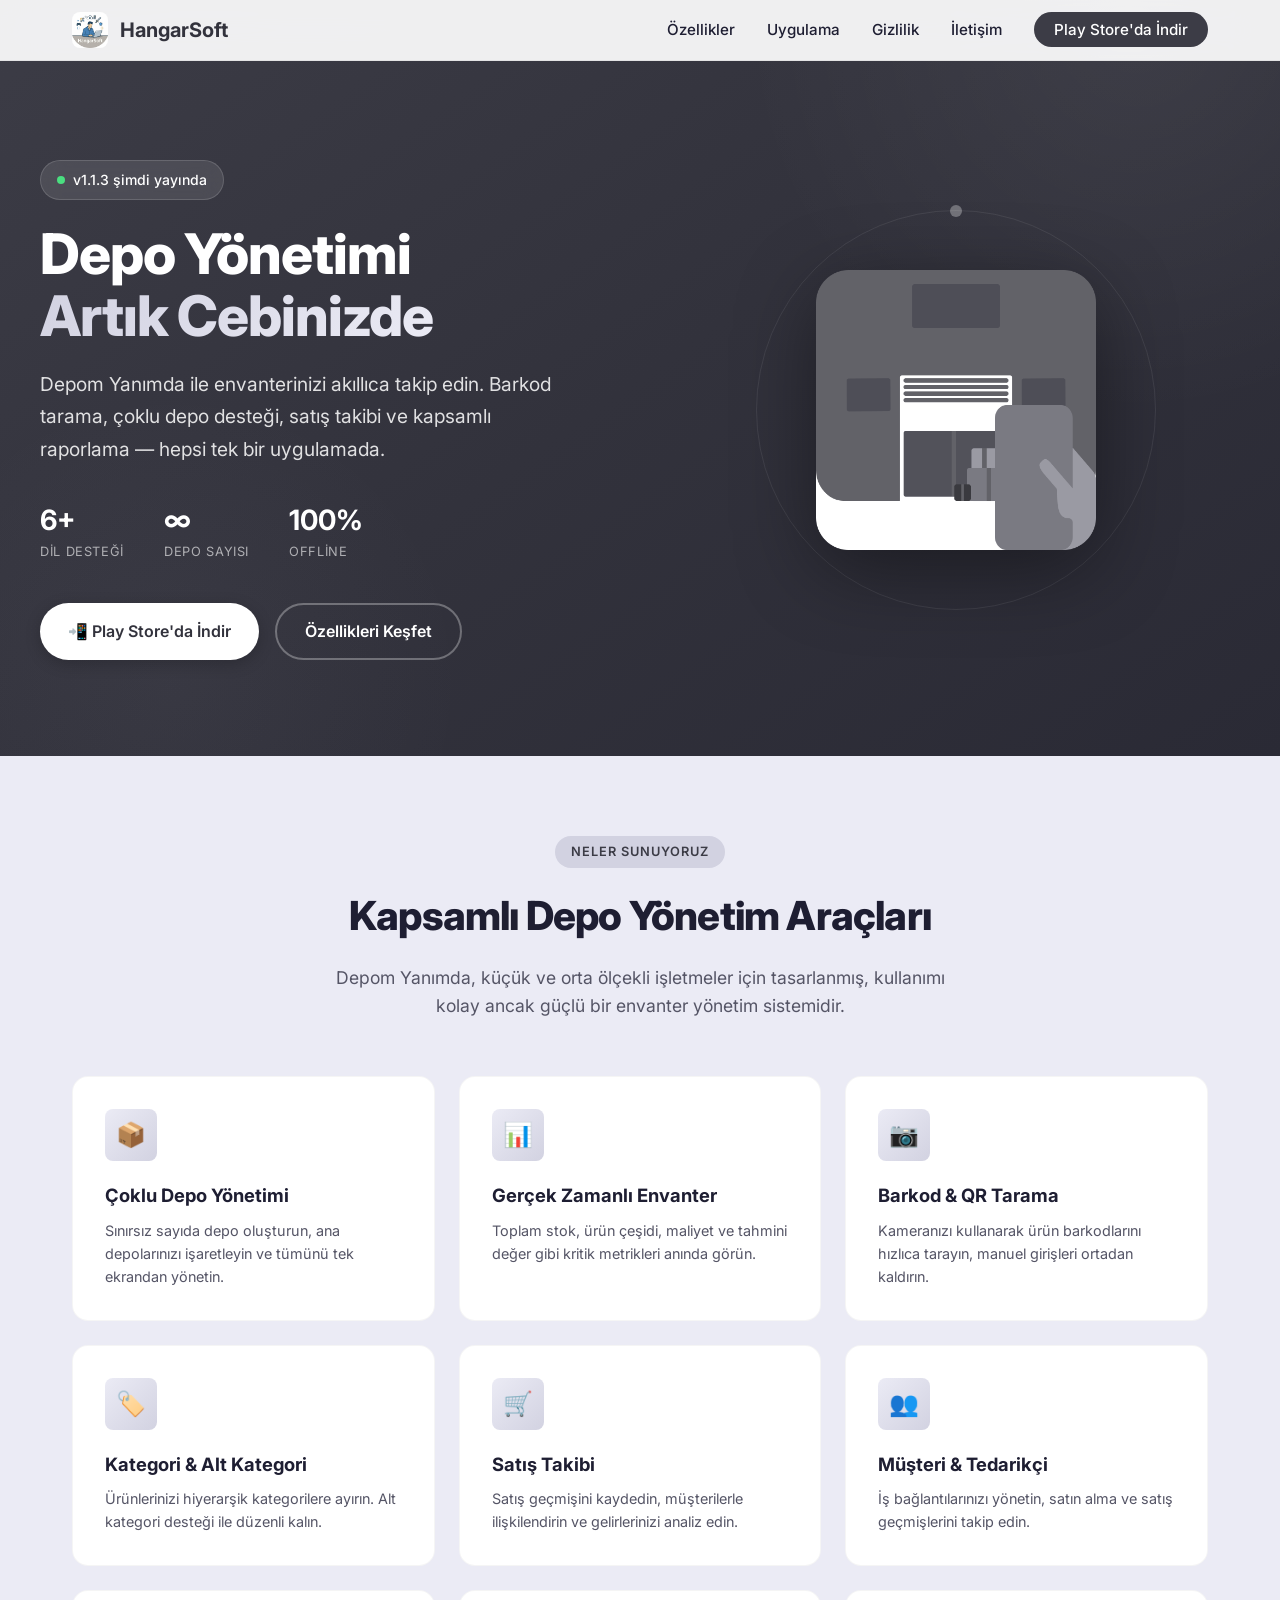
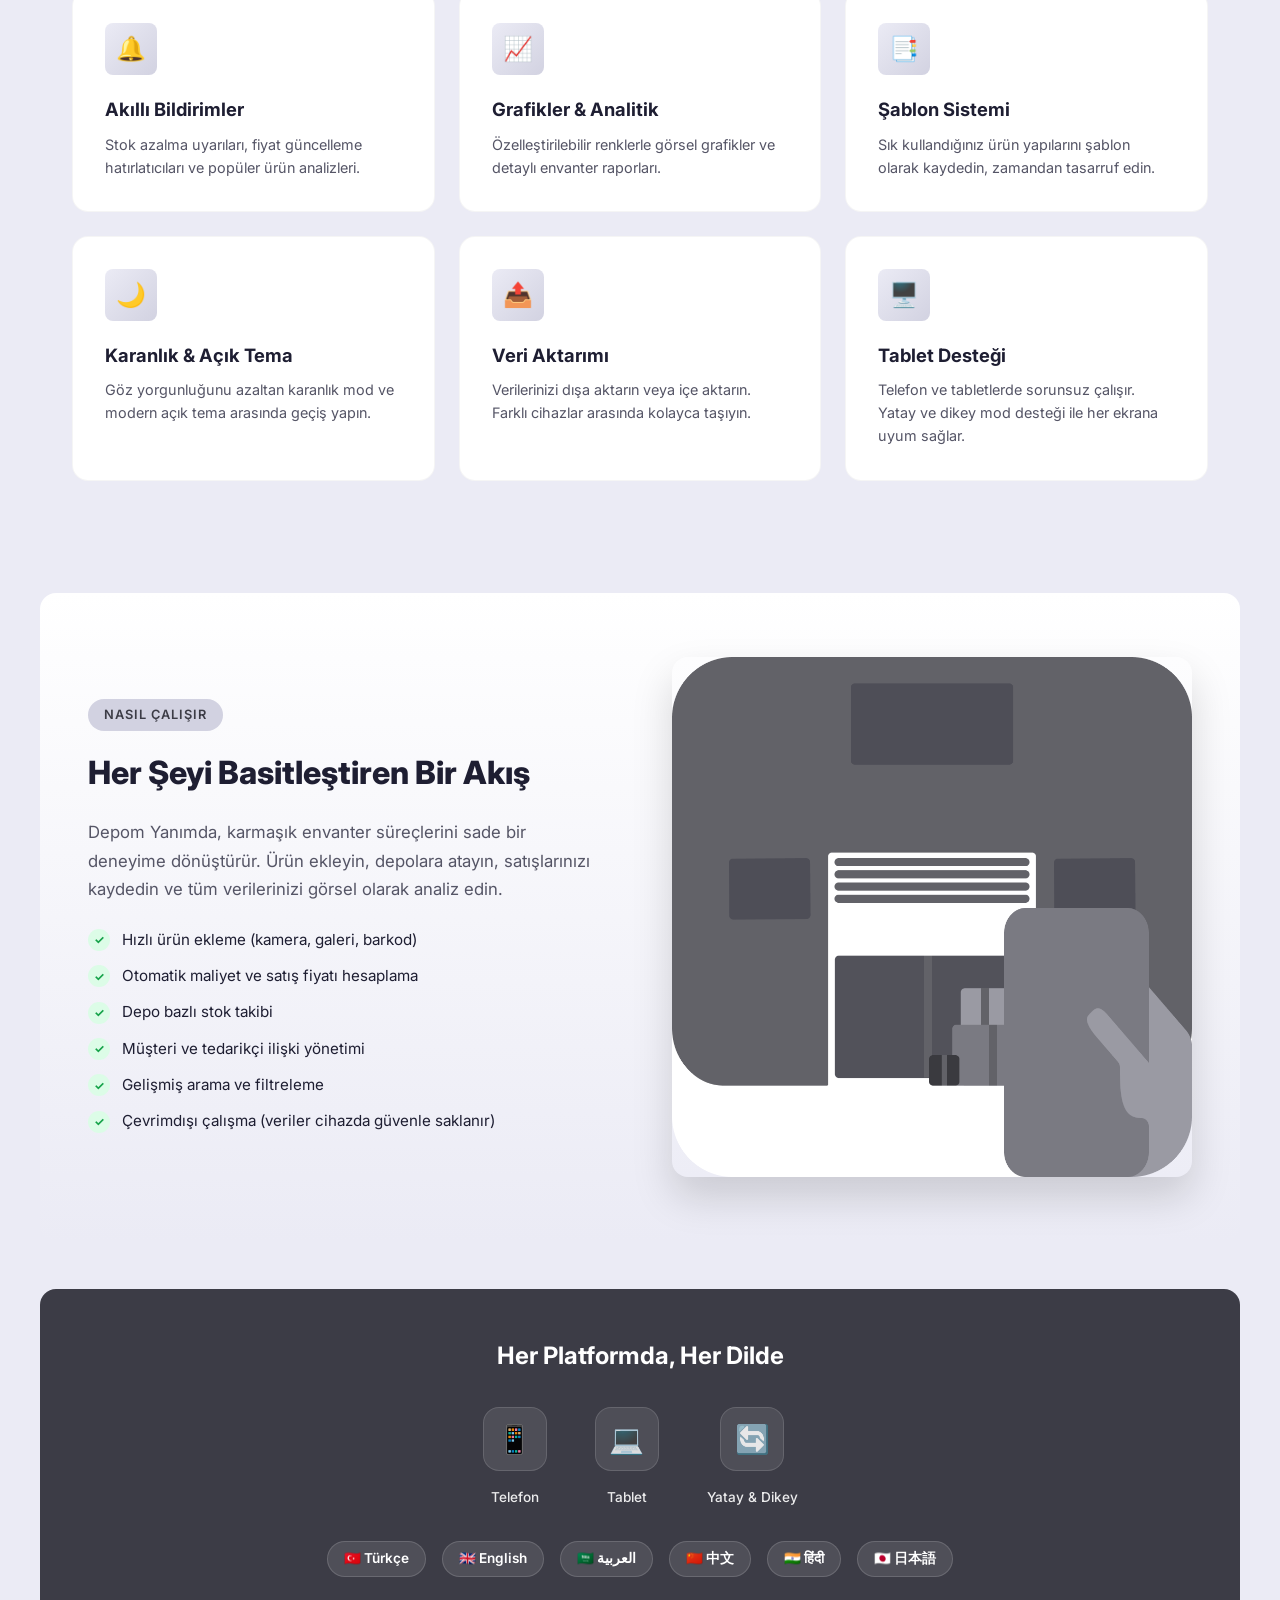
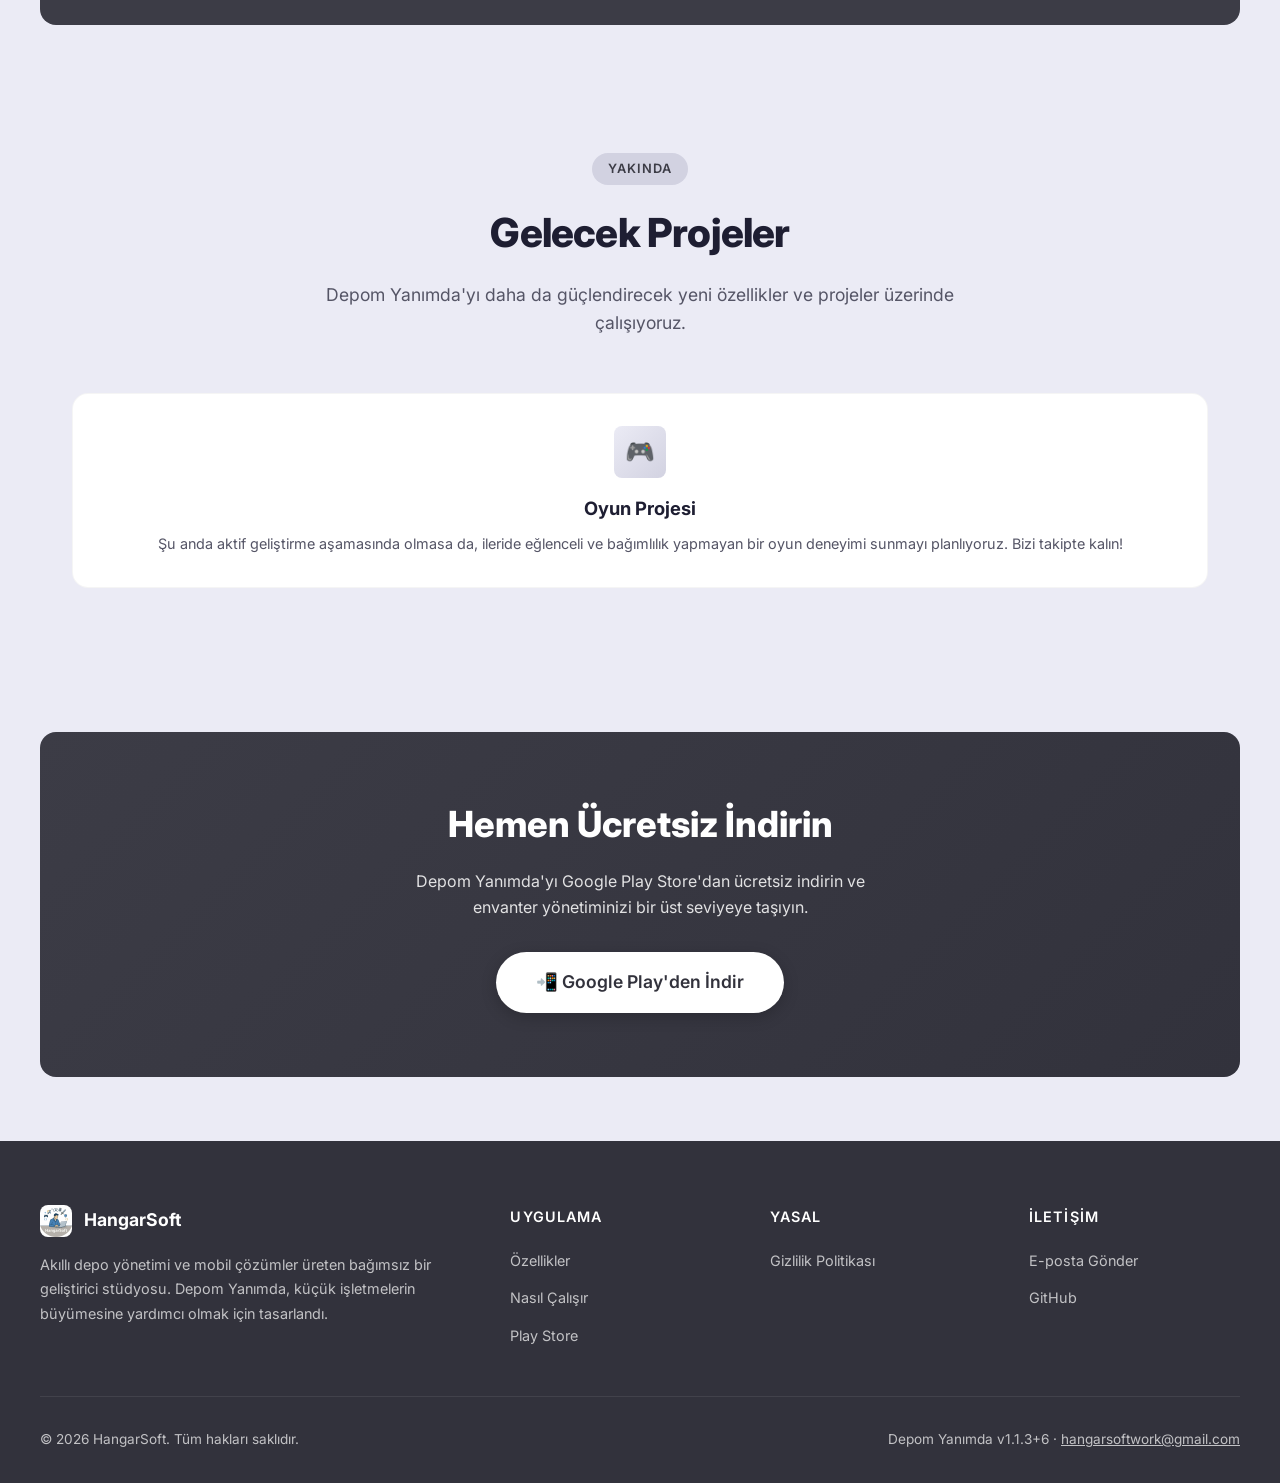
<file: index.html>
<!DOCTYPE html>
<html lang="tr">
<head>
    <meta charset="UTF-8">
    <meta name="viewport" content="width=device-width, initial-scale=1.0">
    <title>Depom Yanımda — Akıllı Depo Yönetimi</title>
    <meta name="description" content="Depom Yanımda ile envanterinizi akıllıca yönetin. Barkod tarama, çoklu depo, satış takibi ve çok daha fazlası.">
    <meta name="theme-color" content="#32323C">
    <link rel="icon" type="image/svg+xml" href="data:image/svg+xml,<svg xmlns='http://www.w3.org/2000/svg' viewBox='0 0 100 100'><rect fill='%2332323C' width='100' height='100'/><text x='50' y='65' font-size='55' font-weight='bold' fill='white' text-anchor='middle'>D</text></svg>">
    <link rel="preconnect" href="https://fonts.googleapis.com">
    <link rel="preconnect" href="https://fonts.gstatic.com" crossorigin>
    <link href="https://fonts.googleapis.com/css2?family=Inter:wght@300;400;500;600;700;800&display=swap" rel="stylesheet">
    <link rel="stylesheet" href="css/styles.css">
    <link rel="stylesheet" href="css/home.css">
    <script src="js/app.js" defer></script>
</head>
<body>

    <!-- Header -->
    <header>
        <nav>
            <a href="#" class="nav-brand">
                <img src="assets/site-logo.png" alt="HangarSoft">
                <span>HangarSoft</span>
            </a>
            <ul class="nav-links">
                <li><a href="#ozellikler">Özellikler</a></li>
                <li><a href="#uygulama">Uygulama</a></li>
                <li><a href="privacy-policy.html">Gizlilik</a></li>
                <li><a href="#iletisim">İletişim</a></li>
                <li><a href="https://play.google.com/store/apps/details?id=com.fomeon.depomyanimda" target="_blank" class="btn-nav">Play Store'da İndir</a></li>
            </ul>
            <button class="mobile-menu-btn" onclick="toggleMenu()" aria-label="Menüyü Aç/Kapat">☰</button>
        </nav>
    </header>

    <!-- Hero -->
    <section class="hero">
        <div class="hero-container">
            <div class="hero-content">
                <div class="hero-badge"><span></span> v1.1.3 şimdi yayında</div>
                <h1>Depo Yönetimi<br><span>Artık Cebinizde</span></h1>
                <p>Depom Yanımda ile envanterinizi akıllıca takip edin. Barkod tarama, çoklu depo desteği, satış takibi ve kapsamlı raporlama — hepsi tek bir uygulamada.</p>
                <div class="hero-stats">
                    <div class="hero-stat">
                        <strong>6+</strong>
                        <label>Dil Desteği</label>
                    </div>
                    <div class="hero-stat">
                        <strong>∞</strong>
                        <label>Depo Sayısı</label>
                    </div>
                    <div class="hero-stat">
                        <strong>100%</strong>
                        <label>Offline</label>
                    </div>
                </div>
                <div class="hero-cta">
                    <a href="https://play.google.com/store/apps/details?id=com.fomeon.depomyanimda" target="_blank" class="btn btn-white">
                        📲 Play Store'da İndir
                    </a>
                    <a href="#ozellikler" class="btn btn-outline">Özellikleri Keşfet</a>
                </div>
            </div>
            <div class="hero-visual">
                <div class="hero-orbit"><div class="hero-orbit-dot"></div></div>
                <img src="assets/depom-yanimda-logo.png" alt="Depom Yanımda" class="hero-logo">
            </div>
        </div>
    </section>

    <!-- Features -->
    <section class="section" id="ozellikler">
        <div class="section-header fade-in">
            <div class="section-label">Neler Sunuyoruz</div>
            <h2>Kapsamlı Depo Yönetim Araçları</h2>
            <p>Depom Yanımda, küçük ve orta ölçekli işletmeler için tasarlanmış, kullanımı kolay ancak güçlü bir envanter yönetim sistemidir.</p>
        </div>
        <div class="home-features">
            <div class="feature-card fade-in">
                <div class="feature-icon">📦</div>
                <h3>Çoklu Depo Yönetimi</h3>
                <p>Sınırsız sayıda depo oluşturun, ana depolarınızı işaretleyin ve tümünü tek ekrandan yönetin.</p>
            </div>
            <div class="feature-card fade-in">
                <div class="feature-icon">📊</div>
                <h3>Gerçek Zamanlı Envanter</h3>
                <p>Toplam stok, ürün çeşidi, maliyet ve tahmini değer gibi kritik metrikleri anında görün.</p>
            </div>
            <div class="feature-card fade-in">
                <div class="feature-icon">📷</div>
                <h3>Barkod & QR Tarama</h3>
                <p>Kameranızı kullanarak ürün barkodlarını hızlıca tarayın, manuel girişleri ortadan kaldırın.</p>
            </div>
            <div class="feature-card fade-in">
                <div class="feature-icon">🏷️</div>
                <h3>Kategori & Alt Kategori</h3>
                <p>Ürünlerinizi hiyerarşik kategorilere ayırın. Alt kategori desteği ile düzenli kalın.</p>
            </div>
            <div class="feature-card fade-in">
                <div class="feature-icon">🛒</div>
                <h3>Satış Takibi</h3>
                <p>Satış geçmişini kaydedin, müşterilerle ilişkilendirin ve gelirlerinizi analiz edin.</p>
            </div>
            <div class="feature-card fade-in">
                <div class="feature-icon">👥</div>
                <h3>Müşteri & Tedarikçi</h3>
                <p>İş bağlantılarınızı yönetin, satın alma ve satış geçmişlerini takip edin.</p>
            </div>
            <div class="feature-card fade-in">
                <div class="feature-icon">🔔</div>
                <h3>Akıllı Bildirimler</h3>
                <p>Stok azalma uyarıları, fiyat güncelleme hatırlatıcıları ve popüler ürün analizleri.</p>
            </div>
            <div class="feature-card fade-in">
                <div class="feature-icon">📈</div>
                <h3>Grafikler & Analitik</h3>
                <p>Özelleştirilebilir renklerle görsel grafikler ve detaylı envanter raporları.</p>
            </div>
            <div class="feature-card fade-in">
                <div class="feature-icon">📑</div>
                <h3>Şablon Sistemi</h3>
                <p>Sık kullandığınız ürün yapılarını şablon olarak kaydedin, zamandan tasarruf edin.</p>
            </div>
            <div class="feature-card fade-in">
                <div class="feature-icon">🌙</div>
                <h3>Karanlık & Açık Tema</h3>
                <p>Göz yorgunluğunu azaltan karanlık mod ve modern açık tema arasında geçiş yapın.</p>
            </div>
            <div class="feature-card fade-in">
                <div class="feature-icon">📤</div>
                <h3>Veri Aktarımı</h3>
                <p>Verilerinizi dışa aktarın veya içe aktarın. Farklı cihazlar arasında kolayca taşıyın.</p>
            </div>
            <div class="feature-card fade-in">
                <div class="feature-icon">🖥️</div>
                <h3>Tablet Desteği</h3>
                <p>Telefon ve tabletlerde sorunsuz çalışır. Yatay ve dikey mod desteği ile her ekrana uyum sağlar.</p>
            </div>
        </div>
    </section>

    <!-- Showcase: App Detail -->
    <section class="showcase" id="uygulama">
        <div class="showcase-grid">
            <div class="showcase-content fade-in">
                <div class="section-label">Nasıl Çalışır</div>
                <h3>Her Şeyi Basitleştiren Bir Akış</h3>
                <p>Depom Yanımda, karmaşık envanter süreçlerini sade bir deneyime dönüştürür. Ürün ekleyin, depolara atayın, satışlarınızı kaydedin ve tüm verilerinizi görsel olarak analiz edin.</p>
                <ul class="showcase-list">
                    <li>Hızlı ürün ekleme (kamera, galeri, barkod)</li>
                    <li>Otomatik maliyet ve satış fiyatı hesaplama</li>
                    <li>Depo bazlı stok takibi</li>
                    <li>Müşteri ve tedarikçi ilişki yönetimi</li>
                    <li>Gelişmiş arama ve filtreleme</li>
                    <li>Çevrimdışı çalışma (veriler cihazda güvenle saklanır)</li>
                </ul>
            </div>
            <div class="showcase-visual fade-in">
                <img src="assets/depom-yanimda-logo.png" alt="Depom Yanımda Uygulama Logosu">
            </div>
        </div>
    </section>

    <!-- Platforms & Languages -->
    <section class="platforms">
        <h3>Her Platformda, Her Dilde</h3>
        <div class="platform-grid">
            <div class="platform-item">
                <div class="icon">📱</div>
                <label>Telefon</label>
            </div>
            <div class="platform-item">
                <div class="icon">💻</div>
                <label>Tablet</label>
            </div>
            <div class="platform-item">
                <div class="icon">🔄</div>
                <label>Yatay & Dikey</label>
            </div>
        </div>
        <div class="lang-flags">
            <span class="lang-flag">🇹🇷 Türkçe</span>
            <span class="lang-flag">🇬🇧 English</span>
            <span class="lang-flag">🇸🇦 العربية</span>
            <span class="lang-flag">🇨🇳 中文</span>
            <span class="lang-flag">🇮🇳 हिंदी</span>
            <span class="lang-flag">🇯🇵 日本語</span>
        </div>
    </section>

    <!-- Future Projects -->
    <section class="section">
        <div class="section-header fade-in">
            <div class="section-label">Yakında</div>
            <h2>Gelecek Projeler</h2>
            <p>Depom Yanımda'yı daha da güçlendirecek yeni özellikler ve projeler üzerinde çalışıyoruz.</p>
        </div>
        <div class="future-grid">
            <div class="feature-card fade-in" style="text-align: center;">
                <div class="feature-icon" style="margin: 0 auto 1rem;">🎮</div>
                <h3>Oyun Projesi</h3>
                <p>Şu anda aktif geliştirme aşamasında olmasa da, ileride eğlenceli ve bağımlılık yapmayan bir oyun deneyimi sunmayı planlıyoruz. Bizi takipte kalın!</p>
            </div>
        </div>
    </section>

    <!-- CTA -->
    <section class="cta-section">
        <h2>Hemen Ücretsiz İndirin</h2>
        <p>Depom Yanımda'yı Google Play Store'dan ücretsiz indirin ve envanter yönetiminizi bir üst seviyeye taşıyın.</p>
        <a href="https://play.google.com/store/apps/details?id=com.fomeon.depomyanimda" target="_blank" class="btn btn-white" style="font-size: 1.1rem; padding: 1rem 2.5rem;">
            📲 Google Play'den İndir
        </a>
    </section>

    <!-- Footer -->
    <footer id="iletisim">
        <div class="footer-grid">
            <div class="footer-about">
                <div class="footer-brand">
                    <img src="assets/site-logo.png" alt="HangarSoft">
                    <span>HangarSoft</span>
                </div>
                <p>Akıllı depo yönetimi ve mobil çözümler üreten bağımsız bir geliştirici stüdyosu. Depom Yanımda, küçük işletmelerin büyümesine yardımcı olmak için tasarlandı.</p>
            </div>
            <div class="footer-col">
                <h4>Uygulama</h4>
                <ul>
                    <li><a href="#ozellikler">Özellikler</a></li>
                    <li><a href="#uygulama">Nasıl Çalışır</a></li>
                    <li><a href="https://play.google.com/store/apps/details?id=com.fomeon.depomyanimda" target="_blank">Play Store</a></li>
                </ul>
            </div>
            <div class="footer-col">
                <h4>Yasal</h4>
                <ul>
                    <li><a href="privacy-policy.html">Gizlilik Politikası</a></li>
                </ul>
            </div>
            <div class="footer-col">
                <h4>İletişim</h4>
                <ul>
                    <li><a href="mailto:hangarsoftwork@gmail.com">E-posta Gönder</a></li>
                    <li><a href="https://github.com/CaptainChair000" target="_blank">GitHub</a></li>
                </ul>
            </div>
        </div>
        <div class="footer-bottom">
            <p>© 2026 HangarSoft. Tüm hakları saklıdır.</p>
            <p>Depom Yanımda v1.1.3+6 · <a href="mailto:hangarsoftwork@gmail.com">hangarsoftwork@gmail.com</a></p>
        </div>
    </footer>

</body>
</html>
</file>
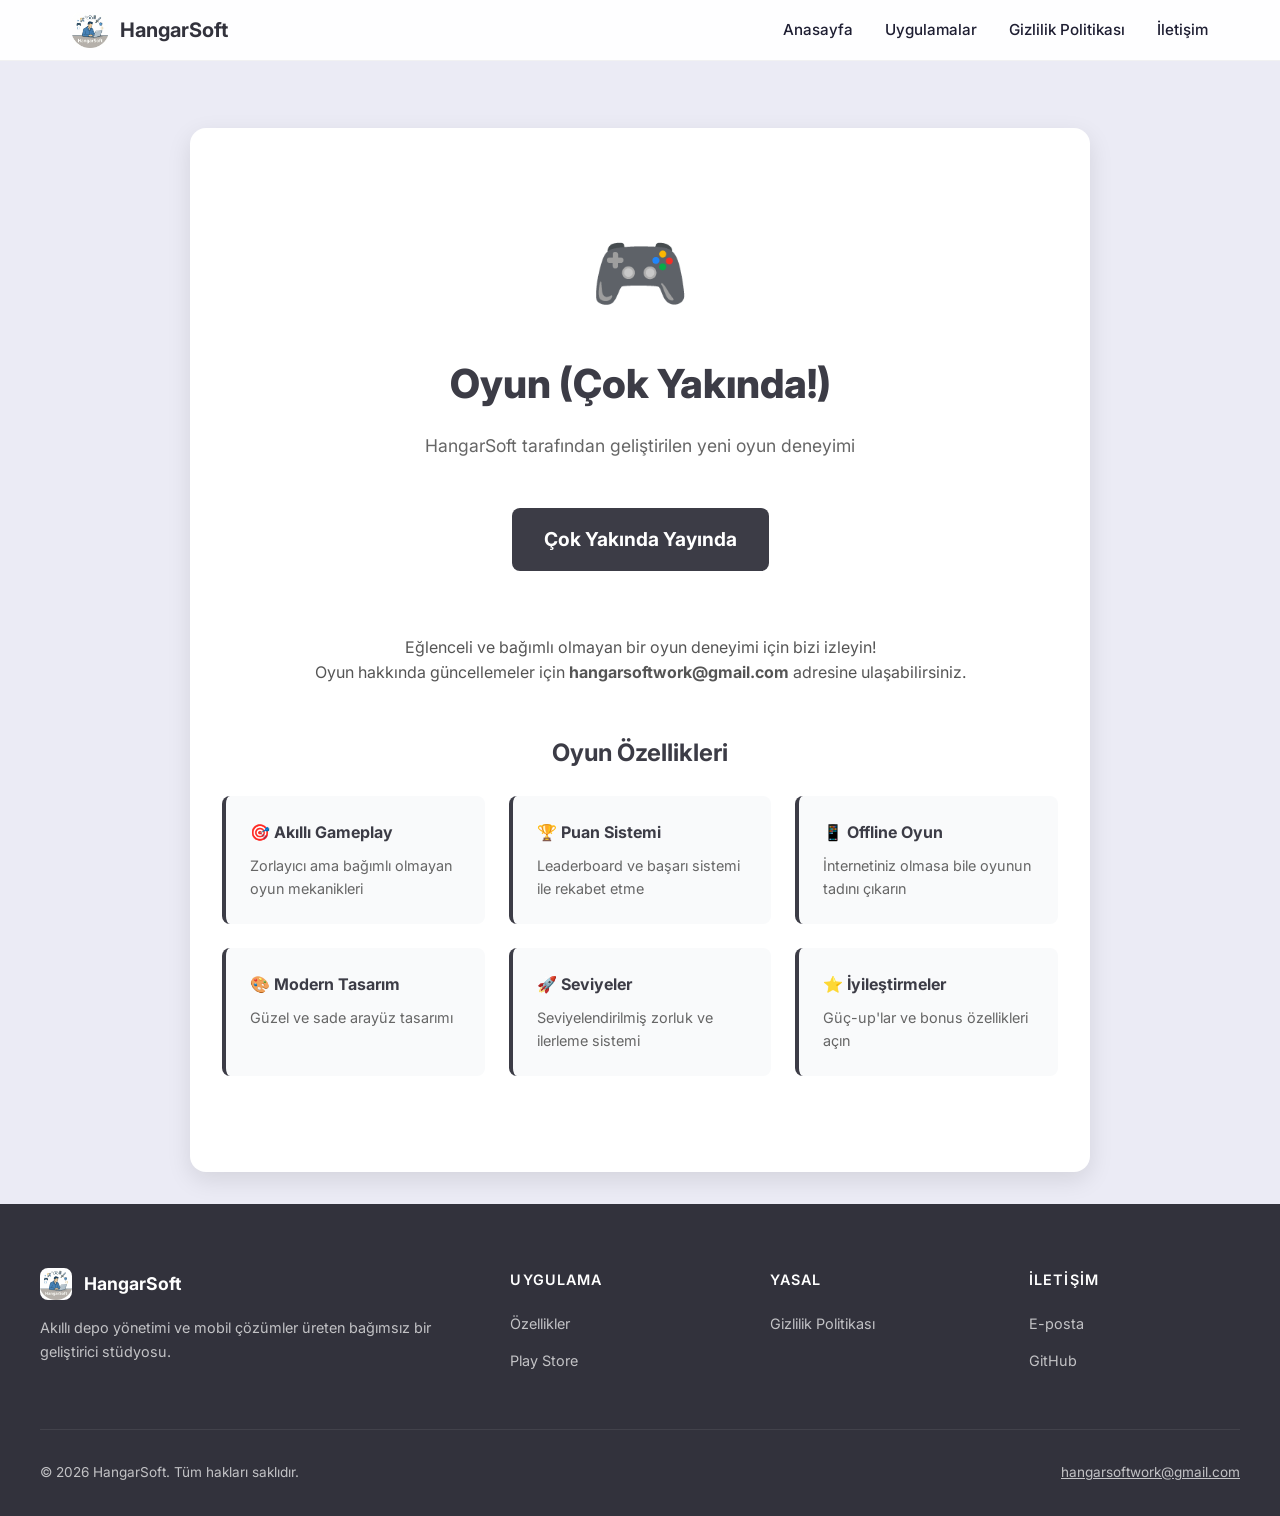
<file: game.html>
<!DOCTYPE html>
<html lang="tr">
<head>
    <meta charset="UTF-8">
    <meta name="viewport" content="width=device-width, initial-scale=1.0">
    <title>Oyun Projesi — HangarSoft</title>
    <meta name="description" content="HangarSoft yakında gelicek oyun projesi">
    <meta name="theme-color" content="#32323C">
    <link rel="icon" type="image/svg+xml" href="data:image/svg+xml,<svg xmlns='http://www.w3.org/2000/svg' viewBox='0 0 100 100'><rect fill='%2332323C' width='100' height='100'/><text x='50' y='65' font-size='55' font-weight='bold' fill='white' text-anchor='middle'>H</text></svg>">
    <link rel="preconnect" href="https://fonts.googleapis.com">
    <link rel="preconnect" href="https://fonts.gstatic.com" crossorigin>
    <link href="https://fonts.googleapis.com/css2?family=Inter:wght@300;400;500;600;700;800&display=swap" rel="stylesheet">
    <link rel="stylesheet" href="css/styles.css">
    <link rel="stylesheet" href="css/game.css">
    <script src="js/app.js" defer></script>
</head>
<body>

    <header>
        <nav>
            <a href="index.html" class="nav-brand">
                <img src="assets/site-logo.png" alt="HangarSoft">
                <span>HangarSoft</span>
            </a>
            <ul class="nav-links">
                <li><a href="index.html">Anasayfa</a></li>
                <li><a href="index.html">Uygulamalar</a></li>
                <li><a href="privacy-policy.html">Gizlilik Politikası</a></li>
                <li><a href="index.html#iletisim">İletişim</a></li>
            </ul>
            <button class="mobile-menu-btn" onclick="toggleMenu()" aria-label="Menüyü Aç/Kapat">☰</button>
        </nav>
    </header>

    <main class="game-main">
        <div class="game-icon">🎮</div>
        <h1>Oyun (Çok Yakında!)</h1>
        <p>HangarSoft tarafından geliştirilen yeni oyun deneyimi</p>

        <div class="coming-soon">Çok Yakında Yayında</div>

        <p style="margin-top: 2rem; font-size: 1rem; color: #555;">
            Eğlenceli ve bağımlı olmayan bir oyun deneyimi için bizi izleyin!<br>
            Oyun hakkında güncellemeler için <strong>hangarsoftwork@gmail.com</strong> adresine ulaşabilirsiniz.
        </p>

        <div class="features">
            <h2>Oyun Özellikleri</h2>
            <div class="features-grid">
                <div class="feature-item">
                    <h3>🎯 Akıllı Gameplay</h3>
                    <p>Zorlayıcı ama bağımlı olmayan oyun mekanikleri</p>
                </div>
                <div class="feature-item">
                    <h3>🏆 Puan Sistemi</h3>
                    <p>Leaderboard ve başarı sistemi ile rekabet etme</p>
                </div>
                <div class="feature-item">
                    <h3>📱 Offline Oyun</h3>
                    <p>İnternetiniz olmasa bile oyunun tadını çıkarın</p>
                </div>
                <div class="feature-item">
                    <h3>🎨 Modern Tasarım</h3>
                    <p>Güzel ve sade arayüz tasarımı</p>
                </div>
                <div class="feature-item">
                    <h3>🚀 Seviyeler</h3>
                    <p>Seviyelendirilmiş zorluk ve ilerleme sistemi</p>
                </div>
                <div class="feature-item">
                    <h3>⭐ İyileştirmeler</h3>
                    <p>Güç-up'lar ve bonus özellikleri açın</p>
                </div>
            </div>
        </div>
    </main>

    <footer>
        <div class="footer-grid">
            <div class="footer-about">
                <div class="footer-brand">
                    <img src="assets/site-logo.png" alt="HangarSoft">
                    <span>HangarSoft</span>
                </div>
                <p>Akıllı depo yönetimi ve mobil çözümler üreten bağımsız bir geliştirici stüdyosu.</p>
            </div>
            <div class="footer-col">
                <h4>Uygulama</h4>
                <ul>
                    <li><a href="index.html#ozellikler">Özellikler</a></li>
                    <li><a href="https://play.google.com/store/apps/details?id=com.fomeon.depomyanimda" target="_blank">Play Store</a></li>
                </ul>
            </div>
            <div class="footer-col">
                <h4>Yasal</h4>
                <ul>
                    <li><a href="privacy-policy.html">Gizlilik Politikası</a></li>
                </ul>
            </div>
            <div class="footer-col">
                <h4>İletişim</h4>
                <ul>
                    <li><a href="mailto:hangarsoftwork@gmail.com">E-posta</a></li>
                    <li><a href="https://github.com/CaptainChair000" target="_blank">GitHub</a></li>
                </ul>
            </div>
        </div>
        <div class="footer-bottom">
            <p>© 2026 HangarSoft. Tüm hakları saklıdır.</p>
            <p><a href="mailto:hangarsoftwork@gmail.com">hangarsoftwork@gmail.com</a></p>
        </div>
    </footer>

</body>
</html>
</file>
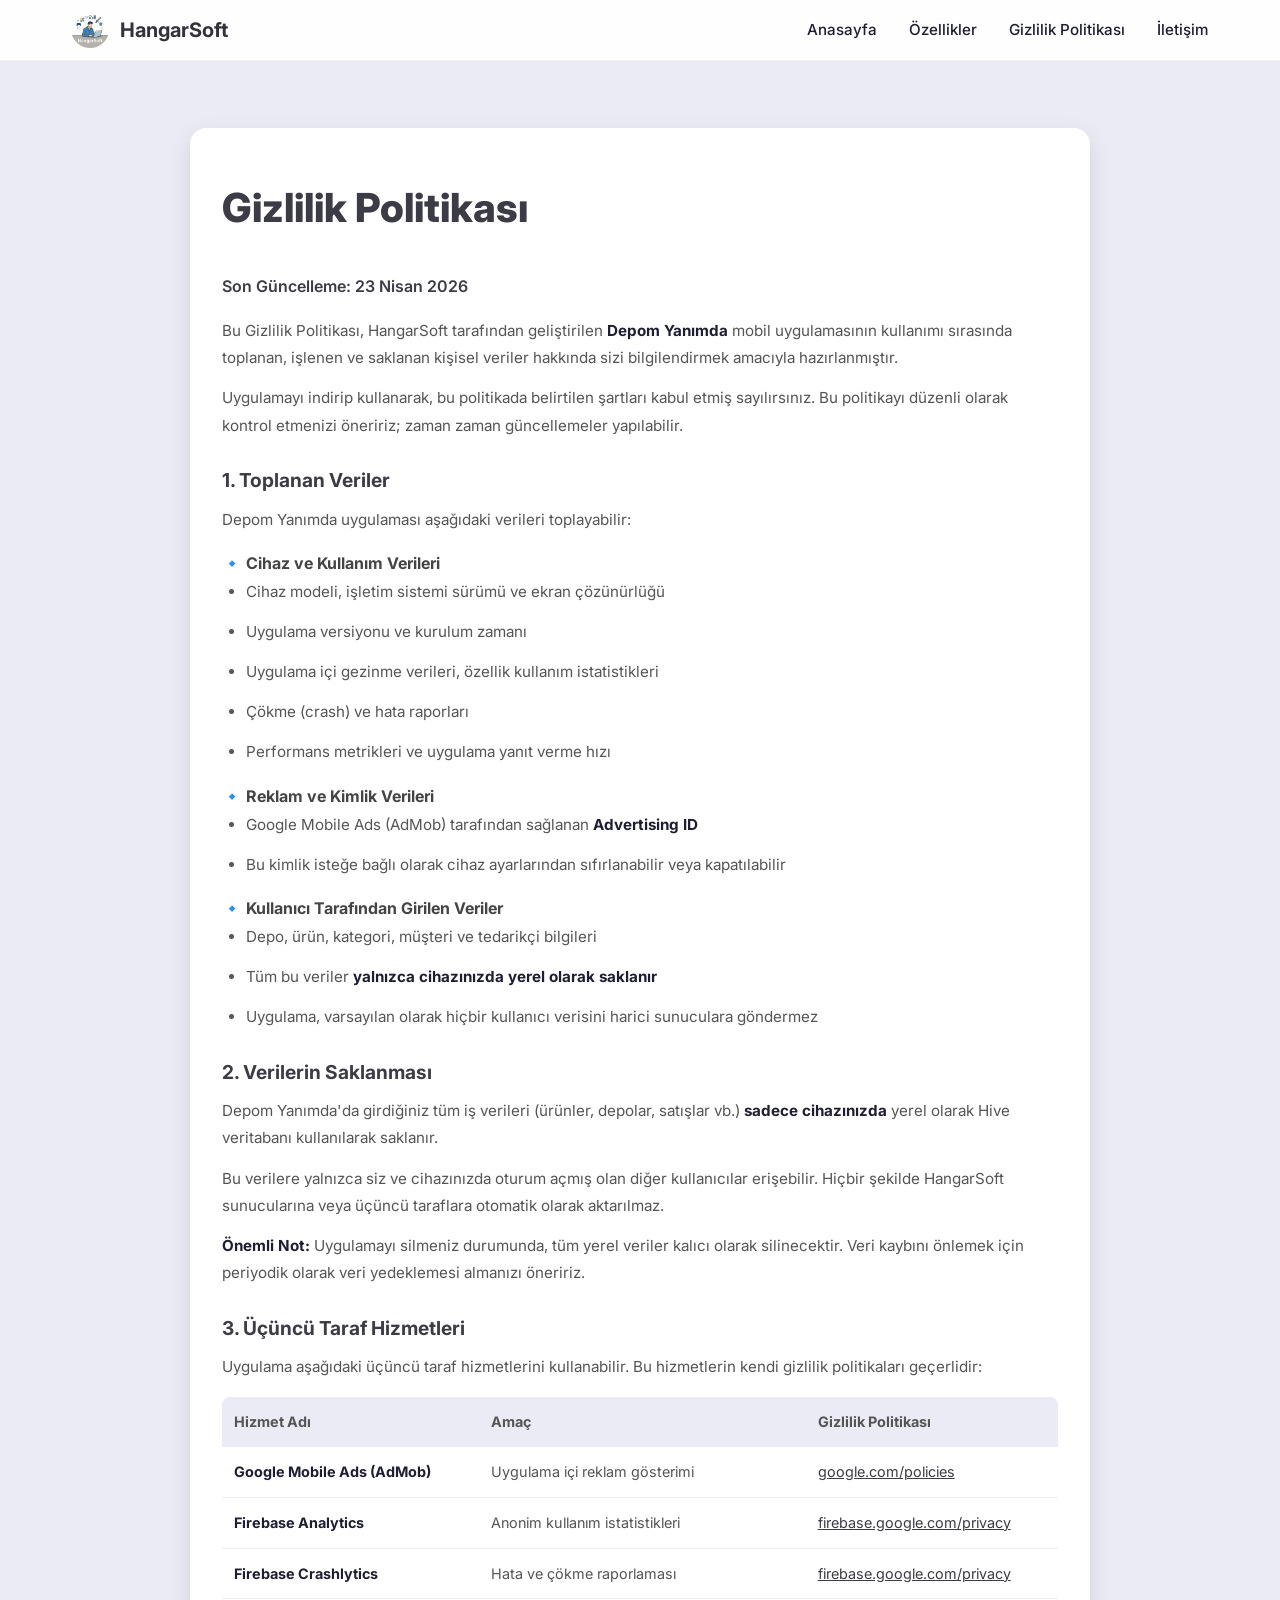
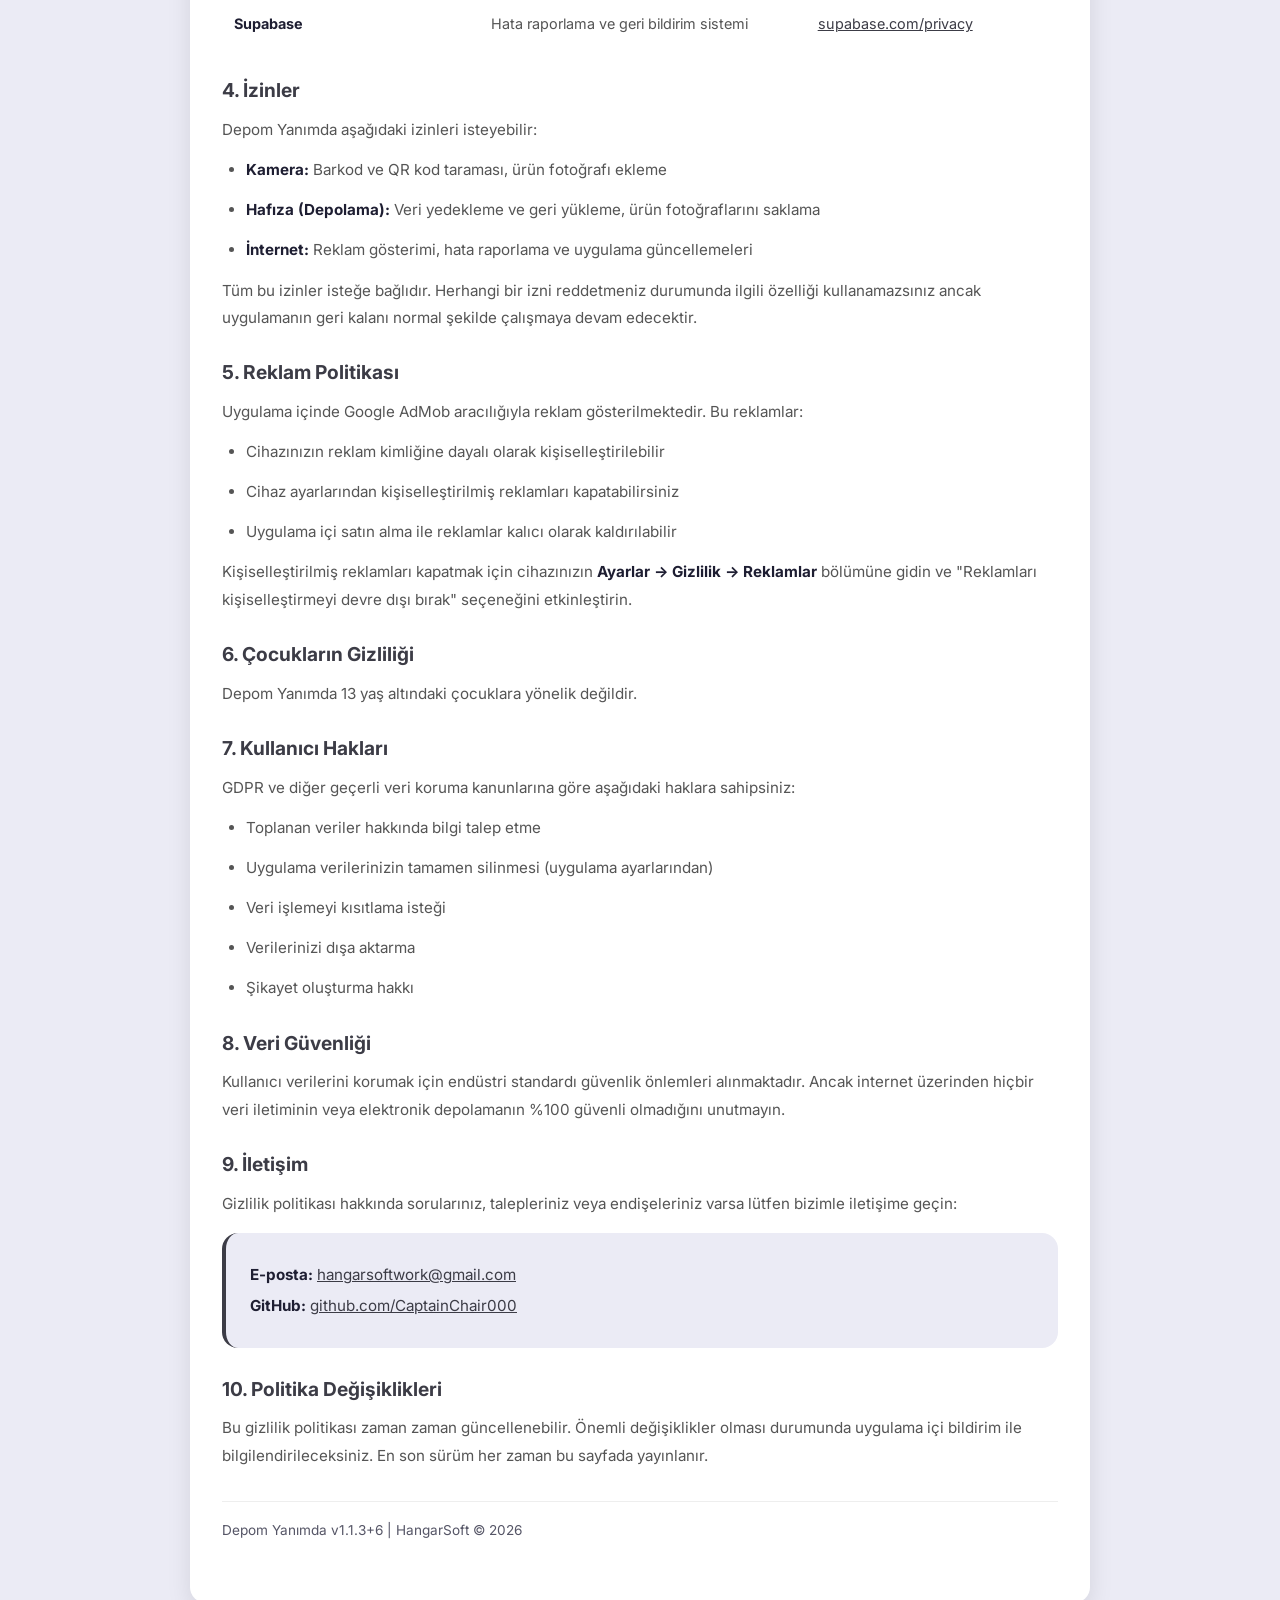
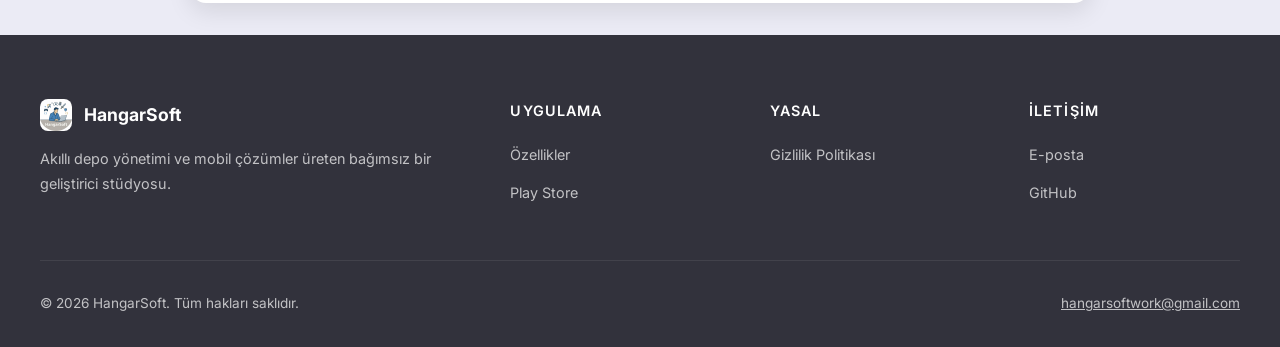
<file: privacy-policy.html>
<!DOCTYPE html>
<html lang="tr">
<head>
    <meta charset="UTF-8">
    <meta name="viewport" content="width=device-width, initial-scale=1.0">
    <title>Gizlilik Politikası — Depom Yanımda</title>
    <meta name="description" content="Depom Yanımda uygulamasının resmi gizlilik politikası. Hangi verilerin toplandığı, nasıl kullanıldığı ve gizlilik haklarınız.">
    <meta name="theme-color" content="#32323C">
    <link rel="icon" type="image/svg+xml" href="data:image/svg+xml,<svg xmlns='http://www.w3.org/2000/svg' viewBox='0 0 100 100'><rect fill='%2332323C' width='100' height='100'/><text x='50' y='65' font-size='55' font-weight='bold' fill='white' text-anchor='middle'>D</text></svg>">
    <link rel="preconnect" href="https://fonts.googleapis.com">
    <link rel="preconnect" href="https://fonts.gstatic.com" crossorigin>
    <link href="https://fonts.googleapis.com/css2?family=Inter:wght@300;400;500;600;700;800&display=swap" rel="stylesheet">
    <link rel="stylesheet" href="css/styles.css">
    <link rel="stylesheet" href="css/privacy.css">
    <script src="js/app.js" defer></script>
</head>
<body>

    <header>
        <nav>
            <a href="index.html" class="nav-brand">
                <img src="assets/site-logo.png" alt="HangarSoft">
                <span>HangarSoft</span>
            </a>
            <ul class="nav-links">
                <li><a href="index.html">Anasayfa</a></li>
                <li><a href="index.html#ozellikler">Özellikler</a></li>
                <li><a href="privacy-policy.html">Gizlilik Politikası</a></li>
                <li><a href="index.html#iletisim">İletişim</a></li>
            </ul>
            <button class="mobile-menu-btn" onclick="toggleMenu()" aria-label="Menüyü Aç/Kapat">☰</button>
        </nav>
    </header>

    <main class="privacy-main">
        <h1>Gizlilik Politikası</h1>
        <div id="privacy-content">
            <p style="font-weight: 600; color: var(--primary-dark); font-size: 1rem;">Son Güncelleme: 23 Nisan 2026</p>

            <p style="margin-top: 1rem;">Bu Gizlilik Politikası, HangarSoft tarafından geliştirilen <strong>Depom Yanımda</strong> mobil uygulamasının kullanımı sırasında toplanan, işlenen ve saklanan kişisel veriler hakkında sizi bilgilendirmek amacıyla hazırlanmıştır.</p>
            <p>Uygulamayı indirip kullanarak, bu politikada belirtilen şartları kabul etmiş sayılırsınız. Bu politikayı düzenli olarak kontrol etmenizi öneririz; zaman zaman güncellemeler yapılabilir.</p>

            <h3>1. Toplanan Veriler</h3>
            <p>Depom Yanımda uygulaması aşağıdaki verileri toplayabilir:</p>

            <h4 style="font-size: 1rem; margin-top: 1rem; color: #444;">🔹 Cihaz ve Kullanım Verileri</h4>
            <ul>
                <li>Cihaz modeli, işletim sistemi sürümü ve ekran çözünürlüğü</li>
                <li>Uygulama versiyonu ve kurulum zamanı</li>
                <li>Uygulama içi gezinme verileri, özellik kullanım istatistikleri</li>
                <li>Çökme (crash) ve hata raporları</li>
                <li>Performans metrikleri ve uygulama yanıt verme hızı</li>
            </ul>

            <h4 style="font-size: 1rem; margin-top: 1rem; color: #444;">🔹 Reklam ve Kimlik Verileri</h4>
            <ul>
                <li>Google Mobile Ads (AdMob) tarafından sağlanan <strong>Advertising ID</strong></li>
                <li>Bu kimlik isteğe bağlı olarak cihaz ayarlarından sıfırlanabilir veya kapatılabilir</li>
            </ul>

            <h4 style="font-size: 1rem; margin-top: 1rem; color: #444;">🔹 Kullanıcı Tarafından Girilen Veriler</h4>
            <ul>
                <li>Depo, ürün, kategori, müşteri ve tedarikçi bilgileri</li>
                <li>Tüm bu veriler <strong>yalnızca cihazınızda yerel olarak saklanır</strong></li>
                <li>Uygulama, varsayılan olarak hiçbir kullanıcı verisini harici sunuculara göndermez</li>
            </ul>

            <h3>2. Verilerin Saklanması</h3>
            <p>Depom Yanımda'da girdiğiniz tüm iş verileri (ürünler, depolar, satışlar vb.) <strong>sadece cihazınızda</strong> yerel olarak Hive veritabanı kullanılarak saklanır.</p>
            <p>Bu verilere yalnızca siz ve cihazınızda oturum açmış olan diğer kullanıcılar erişebilir. Hiçbir şekilde HangarSoft sunucularına veya üçüncü taraflara otomatik olarak aktarılmaz.</p>
            <p><strong>Önemli Not:</strong> Uygulamayı silmeniz durumunda, tüm yerel veriler kalıcı olarak silinecektir. Veri kaybını önlemek için periyodik olarak veri yedeklemesi almanızı öneririz.</p>

            <h3>3. Üçüncü Taraf Hizmetleri</h3>
            <p>Uygulama aşağıdaki üçüncü taraf hizmetlerini kullanabilir. Bu hizmetlerin kendi gizlilik politikaları geçerlidir:</p>

            <table style="width: 100%; border-collapse: collapse; margin: 1rem 0; font-size: 0.9rem;">
                <thead>
                    <tr style="background: var(--light-primary);">
                        <th style="padding: 0.75rem; text-align: left; border-radius: 0.5rem 0 0 0;">Hizmet Adı</th>
                        <th style="padding: 0.75rem; text-align: left;">Amaç</th>
                        <th style="padding: 0.75rem; text-align: left; border-radius: 0 0.5rem 0 0;">Gizlilik Politikası</th>
                    </tr>
                </thead>
                <tbody>
                    <tr style="border-bottom: 1px solid #eee;">
                        <td style="padding: 0.75rem;"><strong>Google Mobile Ads (AdMob)</strong></td>
                        <td style="padding: 0.75rem;">Uygulama içi reklam gösterimi</td>
                        <td style="padding: 0.75rem;"><a href="https://policies.google.com/privacy" target="_blank" style="color: var(--primary-dark);">google.com/policies</a></td>
                    </tr>
                    <tr style="border-bottom: 1px solid #eee;">
                        <td style="padding: 0.75rem;"><strong>Firebase Analytics</strong></td>
                        <td style="padding: 0.75rem;">Anonim kullanım istatistikleri</td>
                        <td style="padding: 0.75rem;"><a href="https://firebase.google.com/support/privacy" target="_blank" style="color: var(--primary-dark);">firebase.google.com/privacy</a></td>
                    </tr>
                    <tr style="border-bottom: 1px solid #eee;">
                        <td style="padding: 0.75rem;"><strong>Firebase Crashlytics</strong></td>
                        <td style="padding: 0.75rem;">Hata ve çökme raporlaması</td>
                        <td style="padding: 0.75rem;"><a href="https://firebase.google.com/support/privacy" target="_blank" style="color: var(--primary-dark);">firebase.google.com/privacy</a></td>
                    </tr>
                    <tr>
                        <td style="padding: 0.75rem;"><strong>Supabase</strong></td>
                        <td style="padding: 0.75rem;">Hata raporlama ve geri bildirim sistemi</td>
                        <td style="padding: 0.75rem;"><a href="https://supabase.com/privacy" target="_blank" style="color: var(--primary-dark);">supabase.com/privacy</a></td>
                    </tr>
                </tbody>
            </table>

            <h3>4. İzinler</h3>
            <p>Depom Yanımda aşağıdaki izinleri isteyebilir:</p>
            <ul>
                <li><strong>Kamera:</strong> Barkod ve QR kod taraması, ürün fotoğrafı ekleme</li>
                <li><strong>Hafıza (Depolama):</strong> Veri yedekleme ve geri yükleme, ürün fotoğraflarını saklama</li>
                <li><strong>İnternet:</strong> Reklam gösterimi, hata raporlama ve uygulama güncellemeleri</li>
            </ul>
            <p>Tüm bu izinler isteğe bağlıdır. Herhangi bir izni reddetmeniz durumunda ilgili özelliği kullanamazsınız ancak uygulamanın geri kalanı normal şekilde çalışmaya devam edecektir.</p>

            <h3>5. Reklam Politikası</h3>
            <p>Uygulama içinde Google AdMob aracılığıyla reklam gösterilmektedir. Bu reklamlar:</p>
            <ul>
                <li>Cihazınızın reklam kimliğine dayalı olarak kişiselleştirilebilir</li>
                <li>Cihaz ayarlarından kişiselleştirilmiş reklamları kapatabilirsiniz</li>
                <li>Uygulama içi satın alma ile reklamlar kalıcı olarak kaldırılabilir</li>
            </ul>
            <p>Kişiselleştirilmiş reklamları kapatmak için cihazınızın <strong>Ayarlar → Gizlilik → Reklamlar</strong> bölümüne gidin ve "Reklamları kişiselleştirmeyi devre dışı bırak" seçeneğini etkinleştirin.</p>

            <h3>6. Çocukların Gizliliği</h3>
            <p>Depom Yanımda 13 yaş altındaki çocuklara yönelik değildir.</p>

            <h3>7. Kullanıcı Hakları</h3>
            <p>GDPR ve diğer geçerli veri koruma kanunlarına göre aşağıdaki haklara sahipsiniz:</p>
            <ul>
                <li>Toplanan veriler hakkında bilgi talep etme</li>
                <li>Uygulama verilerinizin tamamen silinmesi (uygulama ayarlarından)</li>
                <li>Veri işlemeyi kısıtlama isteği</li>
                <li>Verilerinizi dışa aktarma</li>
                <li>Şikayet oluşturma hakkı</li>
            </ul>

            <h3>8. Veri Güvenliği</h3>
            <p>Kullanıcı verilerini korumak için endüstri standardı güvenlik önlemleri alınmaktadır. Ancak internet üzerinden hiçbir veri iletiminin veya elektronik depolamanın %100 güvenli olmadığını unutmayın.</p>

            <h3>9. İletişim</h3>
            <p>Gizlilik politikası hakkında sorularınız, talepleriniz veya endişeleriniz varsa lütfen bizimle iletişime geçin:</p>

            <div style="background: var(--light-primary); padding: 1.5rem; border-radius: var(--radius); margin-top: 1rem; border-left: 4px solid var(--primary-dark);">
                <p style="margin: 0.25rem 0;"><strong>E-posta:</strong> <a href="mailto:hangarsoftwork@gmail.com" style="color: var(--primary-dark); text-decoration: underline;">hangarsoftwork@gmail.com</a></p>
                <p style="margin: 0.25rem 0;"><strong>GitHub:</strong> <a href="https://github.com/CaptainChair000" target="_blank" style="color: var(--primary-dark); text-decoration: underline;">github.com/CaptainChair000</a></p>
            </div>

            <h3>10. Politika Değişiklikleri</h3>
            <p>Bu gizlilik politikası zaman zaman güncellenebilir. Önemli değişiklikler olması durumunda uygulama içi bildirim ile bilgilendirileceksiniz. En son sürüm her zaman bu sayfada yayınlanır.</p>

            <p style="margin-top: 2rem; padding-top: 1rem; border-top: 1px solid #eee; color: var(--text-muted); font-size: 0.85rem;">Depom Yanımda v1.1.3+6 | HangarSoft © 2026</p>
        </div>
    </main>

    <footer>
        <div class="footer-grid">
            <div class="footer-about">
                <div class="footer-brand">
                    <img src="assets/site-logo.png" alt="HangarSoft">
                    <span>HangarSoft</span>
                </div>
                <p>Akıllı depo yönetimi ve mobil çözümler üreten bağımsız bir geliştirici stüdyosu.</p>
            </div>
            <div class="footer-col">
                <h4>Uygulama</h4>
                <ul>
                    <li><a href="index.html#ozellikler">Özellikler</a></li>
                    <li><a href="https://play.google.com/store/apps/details?id=com.fomeon.depomyanimda" target="_blank">Play Store</a></li>
                </ul>
            </div>
            <div class="footer-col">
                <h4>Yasal</h4>
                <ul>
                    <li><a href="privacy-policy.html">Gizlilik Politikası</a></li>
                </ul>
            </div>
            <div class="footer-col">
                <h4>İletişim</h4>
                <ul>
                    <li><a href="mailto:hangarsoftwork@gmail.com">E-posta</a></li>
                    <li><a href="https://github.com/CaptainChair000" target="_blank">GitHub</a></li>
                </ul>
            </div>
        </div>
        <div class="footer-bottom">
            <p>© 2026 HangarSoft. Tüm hakları saklıdır.</p>
            <p><a href="mailto:hangarsoftwork@gmail.com">hangarsoftwork@gmail.com</a></p>
        </div>
    </footer>

</body>
</html>
</file>
<file: css/styles.css>
/* ═══════════════════════════════════════════════════════════════
   HangarSoft Developer Portal — Core Styles
   Ortak: variables, reset, typography, layout, components,
   footer, animations, shared responsive
   ═══════════════════════════════════════════════════════════════ */

/* ─── Variables ──────────────────────────────────────────────── */
:root {
    --primary-dark: #3C3C46;
    --primary-darker: #32323C;
    --secondary: #323232;
    --light-primary: #EBEBF5;
    --light-secondary: #D2D2E1;
    --text-dark: #1E1E32;
    --text-muted: #555566;
    --white: #FFFFFF;
    --radius: 1rem;
    --radius-sm: 0.5rem;
    --shadow-sm: 0 2px 8px rgba(0,0,0,0.06);
    --shadow: 0 8px 24px rgba(0,0,0,0.1);
    --shadow-lg: 0 20px 40px rgba(0,0,0,0.15);
    --transition: all 0.3s cubic-bezier(0.4, 0, 0.2, 1);
}

/* ─── Reset & Base ───────────────────────────────────────────── */
* {
    margin: 0;
    padding: 0;
    box-sizing: border-box;
}

html {
    scroll-behavior: smooth;
}

body {
    font-family: 'Inter', -apple-system, BlinkMacSystemFont, 'Segoe UI', Roboto, sans-serif;
    background: var(--light-primary);
    color: var(--text-dark);
    line-height: 1.6;
    overflow-x: hidden;
}

/* ─── Header & Navigation ────────────────────────────────────── */
header {
    background: rgba(255, 255, 255, 0.92);
    backdrop-filter: blur(20px) saturate(180%);
    -webkit-backdrop-filter: blur(20px) saturate(180%);
    position: fixed;
    top: 0;
    left: 0;
    right: 0;
    z-index: 1000;
    border-bottom: 1px solid rgba(0,0,0,0.05);
}

nav {
    max-width: 1200px;
    margin: 0 auto;
    padding: 0.75rem 2rem;
    display: flex;
    justify-content: space-between;
    align-items: center;
}

.nav-brand {
    display: flex;
    align-items: center;
    gap: 0.75rem;
    text-decoration: none;
    font-weight: 700;
    font-size: 1.25rem;
    color: var(--primary-darker);
}

.nav-brand img {
    height: 36px;
    width: auto;
    border-radius: var(--radius-sm);
}

.nav-links {
    display: flex;
    list-style: none;
    gap: 2rem;
    align-items: center;
}

.nav-links a {
    text-decoration: none;
    color: var(--text-dark);
    font-weight: 500;
    font-size: 0.95rem;
    transition: var(--transition);
    position: relative;
}

.nav-links a::after {
    content: '';
    position: absolute;
    bottom: -4px;
    left: 0;
    width: 0;
    height: 2px;
    background: var(--primary-dark);
    transition: var(--transition);
    border-radius: 2px;
}

.nav-links a:hover::after,
.nav-links a.active::after {
    width: 100%;
}

.nav-links a:hover {
    color: var(--primary-dark);
}

.btn-nav {
    background: var(--primary-dark);
    color: var(--white) !important;
    padding: 0.5rem 1.25rem;
    border-radius: 100px;
    font-weight: 600;
    font-size: 0.875rem;
    transition: var(--transition);
}

.btn-nav:hover {
    background: var(--primary-darker);
    transform: translateY(-1px);
    box-shadow: var(--shadow);
}

.btn-nav::after { display: none !important; }

.mobile-menu-btn {
    display: none;
    background: none;
    border: none;
    font-size: 1.5rem;
    cursor: pointer;
    color: var(--primary-dark);
}

/* ─── Buttons ────────────────────────────────────────────────── */
.btn {
    display: inline-flex;
    align-items: center;
    gap: 0.5rem;
    padding: 0.875rem 1.75rem;
    border-radius: 100px;
    font-size: 1rem;
    font-weight: 600;
    text-decoration: none;
    transition: var(--transition);
    cursor: pointer;
    border: none;
}

.btn-white {
    background: var(--white);
    color: var(--primary-darker);
    box-shadow: 0 4px 16px rgba(0,0,0,0.2);
}

.btn-white:hover {
    transform: translateY(-2px);
    box-shadow: 0 8px 24px rgba(0,0,0,0.3);
}

.btn-outline {
    background: transparent;
    color: var(--white);
    border: 2px solid rgba(255,255,255,0.3);
}

.btn-outline:hover {
    background: rgba(255,255,255,0.1);
    border-color: rgba(255,255,255,0.5);
}

.btn-primary {
    background: var(--primary-dark);
    color: var(--white);
}

.btn-primary:hover {
    background: var(--primary-darker);
    transform: translateY(-2px);
    box-shadow: var(--shadow);
}

.btn-secondary {
    background: transparent;
    color: var(--primary-dark);
    border: 2px solid var(--primary-dark);
}

.btn-secondary:hover {
    background: var(--primary-dark);
    color: var(--white);
}

/* ─── Section Base ───────────────────────────────────────────── */
.section {
    padding: 5rem 2rem;
    max-width: 1200px;
    margin: 0 auto;
}

.section-header {
    text-align: center;
    max-width: 640px;
    margin: 0 auto 3.5rem;
}

.section-label {
    display: inline-block;
    background: var(--light-secondary);
    color: var(--primary-dark);
    padding: 0.35rem 1rem;
    border-radius: 100px;
    font-size: 0.8rem;
    font-weight: 600;
    text-transform: uppercase;
    letter-spacing: 0.08em;
    margin-bottom: 1rem;
}

.section-header h2 {
    font-size: 2.5rem;
    font-weight: 800;
    color: var(--text-dark);
    margin-bottom: 1rem;
    letter-spacing: -0.02em;
}

.section-header p {
    color: var(--text-muted);
    font-size: 1.1rem;
}

/* ─── Feature Cards ──────────────────────────────────────────── */
.feature-card {
    background: var(--white);
    border-radius: var(--radius);
    padding: 2rem;
    border: 1px solid rgba(0,0,0,0.04);
    transition: var(--transition);
    position: relative;
    overflow: hidden;
}

.feature-card::before {
    content: '';
    position: absolute;
    top: 0;
    left: 0;
    right: 0;
    height: 3px;
    background: linear-gradient(90deg, var(--primary-dark), var(--light-secondary));
    transform: scaleX(0);
    transition: var(--transition);
}

.feature-card:hover::before {
    transform: scaleX(1);
}

.feature-card:hover {
    transform: translateY(-4px);
    box-shadow: var(--shadow-lg);
    border-color: transparent;
}

.feature-icon {
    width: 52px;
    height: 52px;
    background: linear-gradient(135deg, var(--light-primary) 0%, var(--light-secondary) 100%);
    border-radius: var(--radius-sm);
    display: flex;
    align-items: center;
    justify-content: center;
    font-size: 1.5rem;
    margin-bottom: 1.25rem;
}

.feature-card h3 {
    font-size: 1.15rem;
    font-weight: 700;
    color: var(--text-dark);
    margin-bottom: 0.5rem;
}

.feature-card p {
    font-size: 0.9rem;
    color: var(--text-muted);
    line-height: 1.6;
}

/* ─── Footer ─────────────────────────────────────────────────── */
footer {
    background: var(--primary-darker);
    color: rgba(255,255,255,0.7);
    padding: 4rem 2rem 2rem;
}

.footer-grid {
    max-width: 1200px;
    margin: 0 auto;
    display: grid;
    grid-template-columns: 2fr 1fr 1fr 1fr;
    gap: 3rem;
    margin-bottom: 3rem;
}

.footer-brand {
    display: flex;
    align-items: center;
    gap: 0.75rem;
    margin-bottom: 1rem;
}

.footer-brand img {
    height: 32px;
    border-radius: var(--radius-sm);
}

.footer-brand span {
    font-weight: 700;
    font-size: 1.1rem;
    color: var(--white);
}

.footer-about p {
    font-size: 0.9rem;
    line-height: 1.7;
    margin-bottom: 1rem;
}

.footer-col h4 {
    color: var(--white);
    font-size: 0.9rem;
    font-weight: 600;
    text-transform: uppercase;
    letter-spacing: 0.08em;
    margin-bottom: 1.25rem;
}

.footer-col ul {
    list-style: none;
    display: flex;
    flex-direction: column;
    gap: 0.75rem;
}

.footer-col a {
    color: rgba(255,255,255,0.7);
    text-decoration: none;
    font-size: 0.9rem;
    transition: var(--transition);
}

.footer-col a:hover {
    color: var(--white);
}

.footer-bottom {
    max-width: 1200px;
    margin: 0 auto;
    padding-top: 2rem;
    border-top: 1px solid rgba(255,255,255,0.08);
    display: flex;
    justify-content: space-between;
    align-items: center;
    flex-wrap: wrap;
    gap: 1rem;
    font-size: 0.85rem;
}

.footer-bottom a {
    color: rgba(255,255,255,0.7);
}

/* ─── Animations ─────────────────────────────────────────────── */
.fade-in {
    opacity: 0;
    transform: translateY(24px);
    transition: opacity 0.6s ease, transform 0.6s ease;
}

.fade-in.visible {
    opacity: 1;
    transform: translateY(0);
}

@keyframes pulse {
    0%, 100% { opacity: 1; transform: scale(1); }
    50% { opacity: 0.6; transform: scale(0.9); }
}

@keyframes float {
    0%, 100% { transform: translateY(0px); }
    50% { transform: translateY(-12px); }
}

@keyframes spin {
    from { transform: rotate(0deg); }
    to { transform: rotate(360deg); }
}

/* ─── Shared Responsive ──────────────────────────────────────── */
@media (max-width: 992px) {
    .footer-grid { grid-template-columns: 1fr 1fr; }
}

@media (max-width: 768px) {
    .nav-links { display: none; }
    .mobile-menu-btn { display: block; }

    .section { padding: 3rem 1.5rem; }
    .section-header h2 { font-size: 1.75rem; }

    .footer-grid { grid-template-columns: 1fr; gap: 2rem; }
    .footer-bottom { flex-direction: column; text-align: center; }
}
</file>
<file: css/home.css>
/* ═══════════════════════════════════════════════════════════════
   Home Page Specific Styles
   Hero, Features Grid, Showcase, Platforms, CTA, Future
   ═══════════════════════════════════════════════════════════════ */

/* ─── Hero Section ───────────────────────────────────────────── */
.hero {
    background: linear-gradient(145deg, var(--primary-dark) 0%, var(--primary-darker) 50%, #2a2a35 100%);
    color: var(--white);
    padding: 10rem 2rem 6rem;
    position: relative;
    overflow: hidden;
}

.hero::before {
    content: '';
    position: absolute;
    top: -50%;
    right: -20%;
    width: 800px;
    height: 800px;
    background: radial-gradient(circle, rgba(255,255,255,0.06) 0%, transparent 70%);
    border-radius: 50%;
    pointer-events: none;
}

.hero::after {
    content: '';
    position: absolute;
    bottom: -30%;
    left: -10%;
    width: 600px;
    height: 600px;
    background: radial-gradient(circle, rgba(210,210,225,0.04) 0%, transparent 70%);
    border-radius: 50%;
    pointer-events: none;
}

.hero-container {
    max-width: 1200px;
    margin: 0 auto;
    display: grid;
    grid-template-columns: 1fr 1fr;
    gap: 4rem;
    align-items: center;
    position: relative;
    z-index: 1;
}

.hero-badge {
    display: inline-flex;
    align-items: center;
    gap: 0.5rem;
    background: rgba(255,255,255,0.1);
    border: 1px solid rgba(255,255,255,0.15);
    padding: 0.5rem 1rem;
    border-radius: 100px;
    font-size: 0.875rem;
    font-weight: 500;
    margin-bottom: 1.5rem;
    backdrop-filter: blur(10px);
}

.hero-badge span {
    display: inline-block;
    width: 8px;
    height: 8px;
    background: #4ade80;
    border-radius: 50%;
    animation: pulse 2s infinite;
}

.hero h1 {
    font-size: 3.5rem;
    font-weight: 800;
    line-height: 1.1;
    margin-bottom: 1.25rem;
    letter-spacing: -0.02em;
}

.hero h1 span {
    background: linear-gradient(135deg, #D2D2E1 0%, #EBEBF5 100%);
    -webkit-background-clip: text;
    -webkit-text-fill-color: transparent;
    background-clip: text;
}

.hero p {
    font-size: 1.2rem;
    opacity: 0.85;
    margin-bottom: 2rem;
    max-width: 520px;
    line-height: 1.7;
}

.hero-stats {
    display: flex;
    gap: 2.5rem;
    margin-bottom: 2.5rem;
}

.hero-stat {
    display: flex;
    flex-direction: column;
}

.hero-stat strong {
    font-size: 1.75rem;
    font-weight: 700;
}

.hero-stat label {
    font-size: 0.8rem;
    opacity: 0.6;
    text-transform: uppercase;
    letter-spacing: 0.05em;
}

.hero-cta {
    display: flex;
    gap: 1rem;
    flex-wrap: wrap;
}

.hero-visual {
    display: flex;
    justify-content: center;
    align-items: center;
    position: relative;
}

.hero-logo {
    width: 280px;
    height: 280px;
    object-fit: contain;
    filter: drop-shadow(0 20px 40px rgba(0,0,0,0.4));
    animation: float 6s ease-in-out infinite;
}

.hero-orbit {
    position: absolute;
    width: 400px;
    height: 400px;
    border: 1px solid rgba(255,255,255,0.08);
    border-radius: 50%;
    animation: spin 20s linear infinite;
}

.hero-orbit-dot {
    position: absolute;
    width: 12px;
    height: 12px;
    background: rgba(255,255,255,0.3);
    border-radius: 50%;
    top: -6px;
    left: 50%;
    transform: translateX(-50%);
}

/* ─── Features Grid (Home specific 3-col) ────────────────────── */
.home-features {
    display: grid;
    grid-template-columns: repeat(3, 1fr);
    gap: 1.5rem;
}

/* ─── Showcase Section ───────────────────────────────────────── */
.showcase {
    background: linear-gradient(180deg, var(--white) 0%, var(--light-primary) 100%);
    border-radius: var(--radius);
    padding: 4rem 3rem;
    margin: 2rem auto;
    max-width: 1200px;
}

.showcase-grid {
    display: grid;
    grid-template-columns: 1fr 1fr;
    gap: 4rem;
    align-items: center;
}

.showcase-content h3 {
    font-size: 2rem;
    font-weight: 800;
    margin-bottom: 1.25rem;
    color: var(--text-dark);
}

.showcase-content p {
    color: var(--text-muted);
    margin-bottom: 1.5rem;
    font-size: 1.05rem;
    line-height: 1.7;
}

.showcase-list {
    list-style: none;
    display: flex;
    flex-direction: column;
    gap: 0.75rem;
}

.showcase-list li {
    display: flex;
    align-items: center;
    gap: 0.75rem;
    font-size: 0.95rem;
    color: var(--text-dark);
}

.showcase-list li::before {
    content: '✓';
    display: flex;
    align-items: center;
    justify-content: center;
    width: 22px;
    height: 22px;
    background: #dcfce7;
    color: #16a34a;
    border-radius: 50%;
    font-size: 0.75rem;
    font-weight: 700;
    flex-shrink: 0;
}

.showcase-visual {
    display: flex;
    justify-content: center;
    position: relative;
}

.showcase-visual img {
    max-width: 100%;
    height: auto;
    border-radius: var(--radius);
    box-shadow: var(--shadow-lg);
}

/* ─── Platforms Section ──────────────────────────────────────── */
.platforms {
    background: var(--primary-dark);
    color: var(--white);
    border-radius: var(--radius);
    padding: 3rem;
    margin: 3rem auto;
    max-width: 1200px;
    text-align: center;
}

.platforms h3 {
    font-size: 1.5rem;
    font-weight: 700;
    margin-bottom: 2rem;
}

.platform-grid {
    display: flex;
    justify-content: center;
    gap: 3rem;
    flex-wrap: wrap;
}

.platform-item {
    display: flex;
    flex-direction: column;
    align-items: center;
    gap: 0.5rem;
    opacity: 0.9;
}

.platform-item .icon {
    font-size: 1.75rem;
    width: 64px;
    height: 64px;
    display: flex;
    align-items: center;
    justify-content: center;
    background: rgba(255,255,255,0.1);
    border-radius: var(--radius);
    margin-bottom: 0.5rem;
    border: 1px solid rgba(255,255,255,0.15);
}

.platform-item label {
    font-size: 0.85rem;
    font-weight: 500;
}

.lang-flags {
    display: flex;
    justify-content: center;
    gap: 1rem;
    margin-top: 2rem;
    flex-wrap: wrap;
}

.lang-flag {
    background: rgba(255,255,255,0.1);
    padding: 0.4rem 1rem;
    border-radius: 100px;
    font-size: 0.85rem;
    font-weight: 600;
    border: 1px solid rgba(255,255,255,0.15);
}

/* ─── CTA Section ────────────────────────────────────────────── */
.cta-section {
    background: linear-gradient(135deg, var(--primary-dark) 0%, var(--primary-darker) 100%);
    border-radius: var(--radius);
    padding: 4rem 3rem;
    margin: 4rem auto;
    max-width: 1200px;
    text-align: center;
    color: var(--white);
    position: relative;
    overflow: hidden;
}

.cta-section h2 {
    font-size: 2.25rem;
    font-weight: 800;
    margin-bottom: 1rem;
    position: relative;
    z-index: 1;
}

.cta-section p {
    opacity: 0.85;
    max-width: 500px;
    margin: 0 auto 2rem;
    position: relative;
    z-index: 1;
}

/* ─── Future Projects Grid ───────────────────────────────────── */
.future-grid {
    display: grid;
    grid-template-columns: repeat(auto-fit, minmax(300px, 1fr));
    gap: 1.5rem;
}

/* ─── Home Responsive ────────────────────────────────────────── */
@media (max-width: 992px) {
    .hero-container {
        grid-template-columns: 1fr;
        text-align: center;
        gap: 3rem;
    }

    .hero h1 { font-size: 2.5rem; }
    .hero p { margin: 0 auto 2rem; }
    .hero-stats { justify-content: center; }
    .hero-cta { justify-content: center; }
    .hero-logo { width: 200px; height: 200px; }

    .home-features { grid-template-columns: repeat(2, 1fr); }
    .showcase-grid { grid-template-columns: 1fr; }
}

@media (max-width: 768px) {
    .hero { padding: 8rem 1.5rem 4rem; }
    .hero h1 { font-size: 2rem; }
    .hero p { font-size: 1rem; }
    .hero-stats { gap: 1.5rem; }
    .hero-stat strong { font-size: 1.4rem; }

    .home-features { grid-template-columns: 1fr; }
    .showcase { padding: 2.5rem 1.5rem; }
    .platforms { padding: 2rem 1.5rem; }
    .cta-section { padding: 3rem 1.5rem; }
    .cta-section h2 { font-size: 1.75rem; }
}
</file>
<file: css/game.css>
/* ═══════════════════════════════════════════════════════════════
   Game (Coming Soon) Page Specific Styles
   ═══════════════════════════════════════════════════════════════ */

.game-main {
    background: var(--white);
    margin: 8rem auto 2rem;
    border-radius: var(--radius);
    padding: 4rem 2rem;
    box-shadow: var(--shadow);
    max-width: 900px;
    text-align: center;
}

.game-main h1 {
    color: var(--primary-dark);
    margin-bottom: 1rem;
    font-size: 2.5rem;
    font-weight: 800;
}

.game-icon {
    font-size: 5rem;
    margin: 1rem 0;
}

.game-main > p {
    color: #666;
    font-size: 1.1rem;
    margin: 1rem 0;
    line-height: 1.6;
}

.coming-soon {
    display: inline-block;
    background: var(--primary-dark);
    color: var(--white);
    padding: 1rem 2rem;
    border-radius: var(--radius-sm);
    font-size: 1.2rem;
    font-weight: bold;
    margin: 2rem 0;
}

.features {
    margin-top: 3rem;
    text-align: left;
}

.features h2 {
    color: var(--primary-dark);
    margin-bottom: 1.5rem;
    text-align: center;
    font-size: 1.5rem;
    font-weight: 700;
}

.features-grid {
    display: grid;
    grid-template-columns: repeat(auto-fit, minmax(200px, 1fr));
    gap: 1.5rem;
    margin-bottom: 2rem;
}

.feature-item {
    background: #f9fafb;
    padding: 1.5rem;
    border-radius: var(--radius-sm);
    border-left: 4px solid var(--primary-dark);
}

.feature-item h3 {
    color: var(--primary-dark);
    margin-bottom: 0.5rem;
    font-size: 1rem;
    font-weight: 700;
}

.feature-item p {
    font-size: 0.9rem;
    color: #666;
}

@media (max-width: 768px) {
    .game-main {
        margin-top: 6rem;
        padding: 2rem 1rem;
    }

    .game-main h1 {
        font-size: 1.8rem;
    }

    .game-icon {
        font-size: 3rem;
    }

    .nav-links {
        gap: 1rem;
        font-size: 0.9rem;
    }
}
</file>
<file: css/privacy.css>
/* ═══════════════════════════════════════════════════════════════
   Privacy Policy Page Specific Styles
   ═══════════════════════════════════════════════════════════════ */

.privacy-main {
    background: var(--white);
    margin: 8rem auto 2rem;
    border-radius: var(--radius);
    padding: 3rem 2rem;
    box-shadow: var(--shadow);
    max-width: 900px;
}

.privacy-main h1 {
    color: var(--primary-dark);
    margin-bottom: 2rem;
    font-size: 2.5rem;
    font-weight: 800;
}

#privacy-content {
    line-height: 1.8;
    color: #555;
}

#privacy-content h3 {
    color: var(--primary-dark);
    margin-top: 1.5rem;
    margin-bottom: 0.5rem;
    font-size: 1.2rem;
    font-weight: 700;
}

#privacy-content p,
#privacy-content li {
    margin-bottom: 0.8rem;
    font-size: 0.95rem;
}

#privacy-content ul {
    margin-left: 1.5rem;
}

#privacy-content strong {
    color: var(--text-dark);
}

@media (max-width: 768px) {
    .privacy-main {
        margin-top: 6rem;
        padding: 1.5rem 1rem;
    }

    .privacy-main h1 {
        font-size: 1.8rem;
    }

    .nav-links {
        gap: 1rem;
        font-size: 0.9rem;
    }
}
</file>
